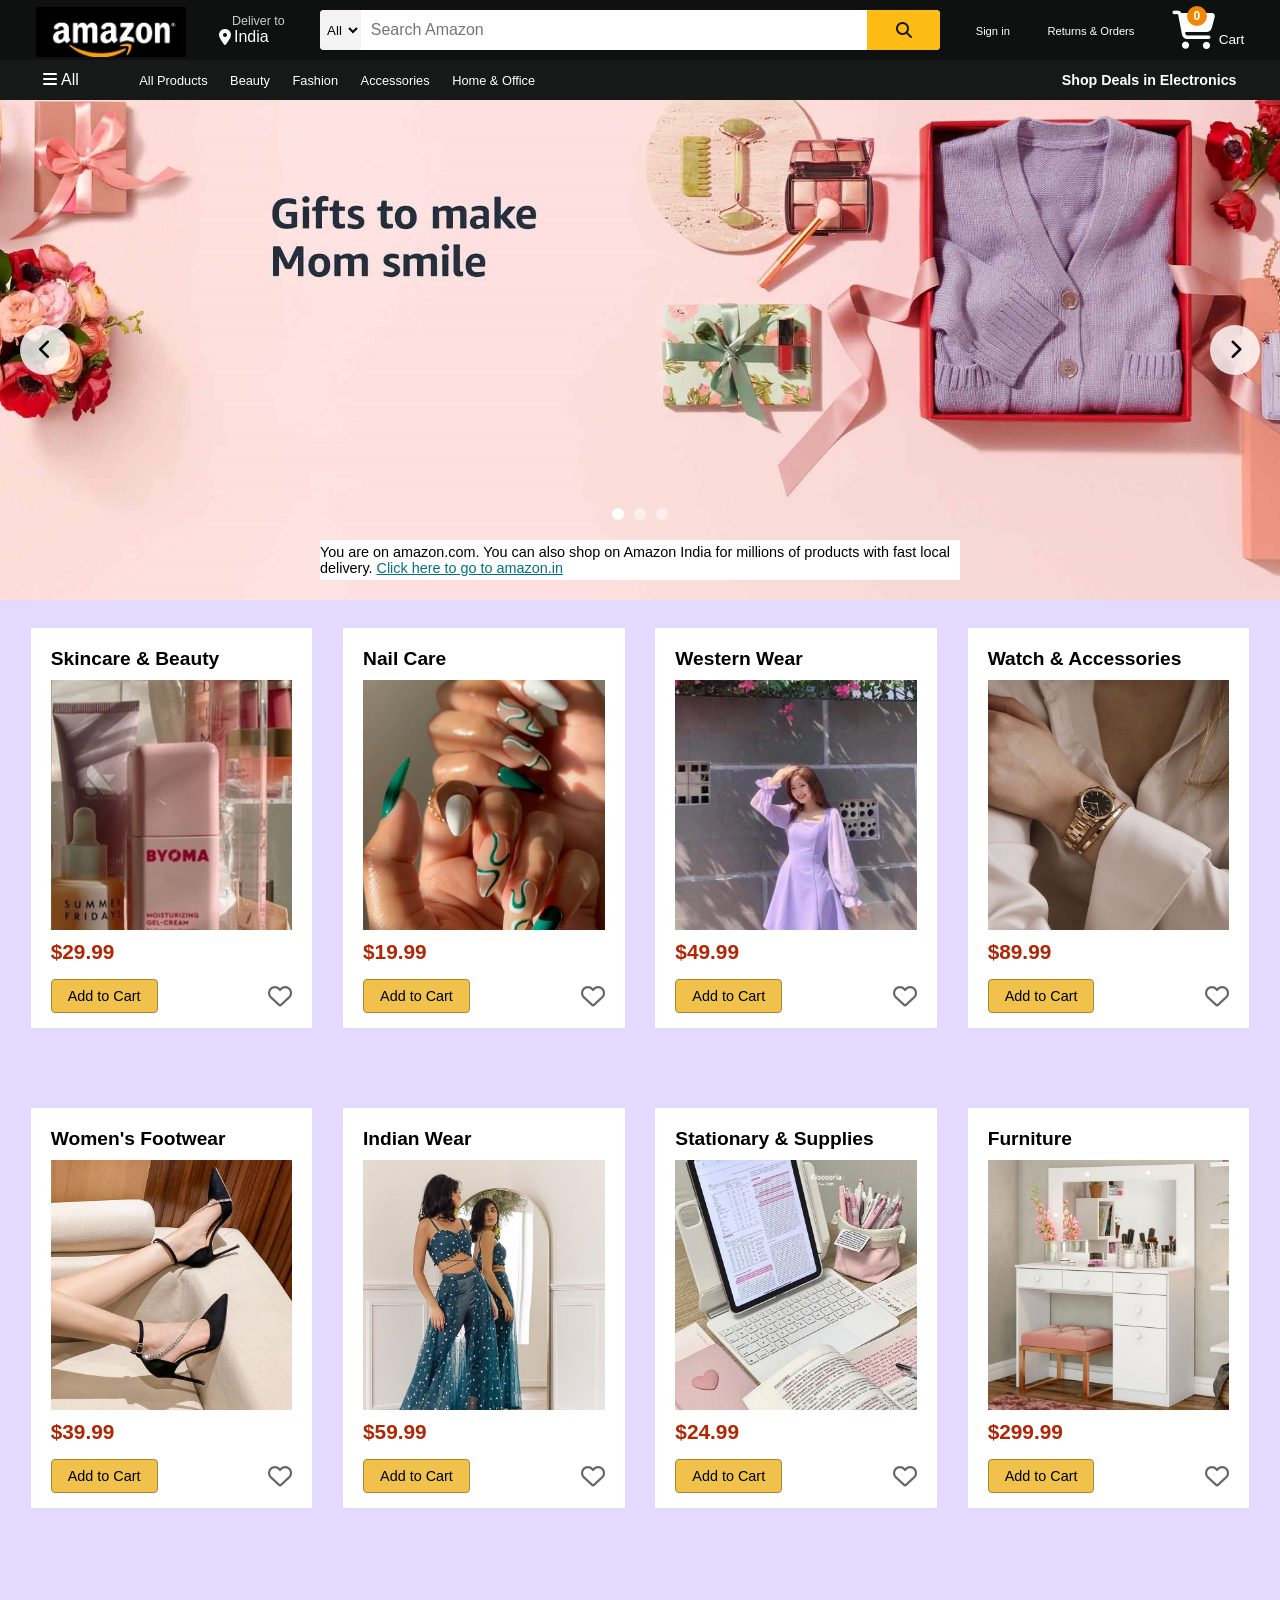
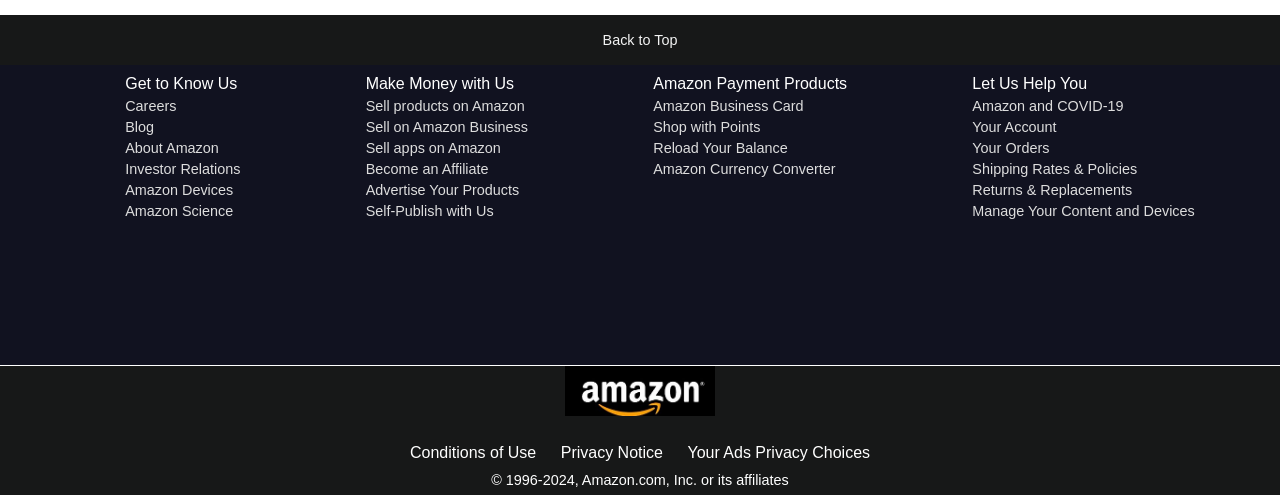
<file: index.html>
<!DOCTYPE html>
<html lang="en">
<head>
    <meta charset="UTF-8">
    <meta name="viewport" content="width=device-width, initial-scale=1.0">
    <title>Amazon</title>
    <link rel="stylesheet" href="https://cdnjs.cloudflare.com/ajax/libs/font-awesome/6.5.2/css/all.min.css" integrity="sha512-SnH5WK+bZxgPHs44uWIX+LLJAJ9/2PkPKZ5QiAj6Ta86w+fsb2TkcmfRyVX3pBnMFcV7oQPJkl9QevSCWr3W6A==" crossorigin="anonymous" referrerpolicy="no-referrer" />
    <link rel="stylesheet" href="style.css">
</head>
<body>
    <header>
        <div class="navbar">
            <div class="nav-logo border">
                <div class="logo"></div>
            </div>
            <div class="nav-address border">
                <p class="add-first">Deliver to</p>
                <div class="add-icon">
                    <i class="fa-solid fa-location-dot"></i>
                    <p class="add-second">India</p>
                </div>
            </div>
            <div class="nav-search">
                <select class="search-select">
                    <option>All</option>
                </select>
                <input placeholder="Search Amazon" class="search-input" id="searchInput">
                <div class="search-icon">
                    <i class="fa-solid fa-magnifying-glass"></i>
                </div>
            </div>
            <div class="nav-signin border" id="authBtn">
                <p><span id="authGreeting">Hello, sign in</span></p>
            </div>
            <div class="nav-return border">
                <p><span>Returns & Orders </span></p>
            </div>
            <div class="nav-cart border" id="cartBtn">
                <i class="fa-solid fa-cart-shopping"></i>
                <span class="cart-count" id="cartCount">0</span>
                Cart
            </div>
        </div>

        <div class="panel">
            <div class="panel-all border hamburger-menu" id="hamburgerBtn">
                <i class="fa-solid fa-bars"></i>
                All
            </div>
            <div class="panel-ops" id="panelOps">
                <p class="border category-filter" data-category="all">All Products</p>
                <p class="border category-filter" data-category="beauty">Beauty</p>
                <p class="border category-filter" data-category="fashion">Fashion</p>
                <p class="border category-filter" data-category="accessories">Accessories</p>
                <p class="border category-filter" data-category="home">Home & Office</p>
            </div>
            <div class="panel-deals border">
                <p>Shop Deals in Electronics</p>
            </div>
        </div>
    </header>

    <!-- Mobile Menu Overlay -->
    <div class="mobile-menu-overlay" id="mobileMenuOverlay"></div>
    <div class="mobile-menu" id="mobileMenu">
        <div class="mobile-menu-header">
            <h3>Browse Categories</h3>
            <i class="fa-solid fa-times" id="closeMobileMenu"></i>
        </div>
        <div class="mobile-menu-content">
            <p class="mobile-category" data-category="all">All Products</p>
            <p class="mobile-category" data-category="beauty">Beauty</p>
            <p class="mobile-category" data-category="fashion">Fashion</p>
            <p class="mobile-category" data-category="accessories">Accessories</p>
            <p class="mobile-category" data-category="home">Home & Office</p>
        </div>
    </div>

    <!-- Cart Sidebar -->
    <div class="cart-overlay" id="cartOverlay"></div>
    <div class="cart-sidebar" id="cartSidebar">
        <div class="cart-header">
            <h3>Shopping Cart</h3>
            <i class="fa-solid fa-times" id="closeCart"></i>
        </div>
        <div class="cart-items" id="cartItems">
            <p class="empty-cart">Your cart is empty</p>
        </div>
        <div class="cart-footer">
            <div class="cart-total">
                <span>Total:</span>
                <span id="cartTotal">$0.00</span>
            </div>
            <button class="checkout-btn">Proceed to Checkout</button>
        </div>
    </div>

    <div class="hero-section">
        <div class="carousel-container">
            <div class="carousel-slide active">
                <img src="images/hero_image.jpg" alt="Hero 1">
            </div>
            <div class="carousel-slide">
                <img src="images/hero2_image.jpg" alt="Hero 2">
            </div>
            <div class="carousel-slide">
                <img src="images/hero3_image.jpg" alt="Hero 3">
            </div>
            <button class="carousel-btn prev" id="prevBtn">
                <i class="fa-solid fa-chevron-left"></i>
            </button>
            <button class="carousel-btn next" id="nextBtn">
                <i class="fa-solid fa-chevron-right"></i>
            </button>
            <div class="carousel-dots">
                <span class="dot active" data-slide="0"></span>
                <span class="dot" data-slide="1"></span>
                <span class="dot" data-slide="2"></span>
            </div>
        </div>
        <div class="hero-msg">
            <p>You are on amazon.com. You can also shop on Amazon India for millions of products with fast local delivery. <a href="#">Click here to go to amazon.in</a></p>
        </div>
    </div>

    <div class="shop-section" id="shopSection">
        <div class="box" data-category="beauty" data-name="Skincare & Beauty" data-price="29.99">
            <div class="box-content">
                <h2>Skincare & Beauty</h2>
                <div class="box-image" style="background-image:url('images/box1_image.jpg');"></div>
                <p class="price">$29.99</p>
                <div class="box-actions">
                    <button class="add-to-cart-btn">Add to Cart</button>
                    <i class="fa-regular fa-heart wishlist-icon"></i>
                </div>
            </div>
        </div>
        <div class="box" data-category="beauty" data-name="Nail Care" data-price="19.99">
            <div class="box-content">
                <h2>Nail Care</h2>
                <div class="box-image" style="background-image:url('images/box2_image.jpg');"></div>
                <p class="price">$19.99</p>
                <div class="box-actions">
                    <button class="add-to-cart-btn">Add to Cart</button>
                    <i class="fa-regular fa-heart wishlist-icon"></i>
                </div>
            </div>
        </div>
        <div class="box" data-category="fashion" data-name="Western Wear" data-price="49.99">
            <div class="box-content">
                <h2>Western Wear</h2>
                <div class="box-image" style="background-image:url('images/box3_image.jpg');"></div>
                <p class="price">$49.99</p>
                <div class="box-actions">
                    <button class="add-to-cart-btn">Add to Cart</button>
                    <i class="fa-regular fa-heart wishlist-icon"></i>
                </div>
            </div>
        </div>
        <div class="box" data-category="accessories" data-name="Watch & Accessories" data-price="89.99">
            <div class="box-content">
                <h2>Watch & Accessories</h2>
                <div class="box-image" style="background-image:url('images/box4_image.jpg');"></div>
                <p class="price">$89.99</p>
                <div class="box-actions">
                    <button class="add-to-cart-btn">Add to Cart</button>
                    <i class="fa-regular fa-heart wishlist-icon"></i>
                </div>
            </div>
        </div>
        <div class="box" data-category="fashion" data-name="Women's Footwear" data-price="39.99">
            <div class="box-content">
                <h2>Women's Footwear</h2>
                <div class="box-image" style="background-image:url('images/box5_image.jpg');"></div>
                <p class="price">$39.99</p>
                <div class="box-actions">
                    <button class="add-to-cart-btn">Add to Cart</button>
                    <i class="fa-regular fa-heart wishlist-icon"></i>
                </div>
            </div>
        </div>
        <div class="box" data-category="fashion" data-name="Indian Wear" data-price="59.99">
            <div class="box-content">
                <h2>Indian Wear</h2>
                <div class="box-image" style="background-image:url('images/box6_image.jpg');"></div>
                <p class="price">$59.99</p>
                <div class="box-actions">
                    <button class="add-to-cart-btn">Add to Cart</button>
                    <i class="fa-regular fa-heart wishlist-icon"></i>
                </div>
            </div>
        </div>
        <div class="box" data-category="home" data-name="Stationary & Supplies" data-price="24.99">
            <div class="box-content">
                <h2>Stationary & Supplies</h2>
                <div class="box-image" style="background-image:url('images/box7_image.jpg');"></div>
                <p class="price">$24.99</p>
                <div class="box-actions">
                    <button class="add-to-cart-btn">Add to Cart</button>
                    <i class="fa-regular fa-heart wishlist-icon"></i>
                </div>
            </div>
        </div>
        <div class="box" data-category="home" data-name="Furniture" data-price="299.99">
            <div class="box-content">
                <h2>Furniture</h2>
                <div class="box-image" style="background-image:url('images/box8_image.jpg');"></div>
                <p class="price">$299.99</p>
                <div class="box-actions">
                    <button class="add-to-cart-btn">Add to Cart</button>
                    <i class="fa-regular fa-heart wishlist-icon"></i>
                </div>
            </div>
        </div>
    </div>

    <footer>
        <div class="foot-panel1">
            Back to Top
        </div>
        <div class="foot-panel2">
            <ul>
                <p>Get to Know Us</p>
                <a href="#">Careers</a> 
                <a href="#">Blog</a>
                <a href="#">About Amazon</a>
                <a href="#">Investor Relations</a>
                <a href="#">Amazon Devices</a>
                <a href="#">Amazon Science</a>
            </ul>
            <ul>
                <p>Make Money with Us</p>
                <a href="#">Sell products on Amazon</a> 
                <a href="#">Sell on Amazon Business</a>
                <a href="#">Sell apps on Amazon</a>
                <a href="#">Become an Affiliate</a>
                <a href="#">Advertise Your Products</a>
                <a href="#">Self-Publish with Us</a>
            </ul>
            <ul>
                <p>Amazon Payment Products</p>
                <a href="#">Amazon Business Card</a> 
                <a href="#">Shop with Points</a>
                <a href="#">Reload Your Balance</a>
                <a href="#">Amazon Currency Converter</a>
            </ul>
            <ul>
                <p>Let Us Help You</p>
                <a href="#">Amazon and COVID-19</a> 
                <a href="#">Your Account</a>
                <a href="#">Your Orders</a>
                <a href="#">Shipping Rates & Policies</a>
                <a href="#">Returns & Replacements</a>
                <a href="#">Manage Your Content and Devices</a>
            </ul>
        </div>
        <div class="foot-panel3">
            <div class="logo"></div>
        </div>
        <div class="foot-panel4">
            <div class="pages">
                <a href="#">Conditions of Use</a>
                <a href="#">Privacy Notice</a>
                <a href="#">Your Ads Privacy Choices</a>
            </div>
        </div>
        <div class="copyright">
            © 1996-2024, Amazon.com, Inc. or its affiliates
        </div>
    </footer>

    <!-- Scroll to Top Button -->
    <button class="scroll-to-top" id="scrollToTop">
        <i class="fa-solid fa-arrow-up"></i>
    </button>

    <!-- Auth Modal -->
    <div class="auth-overlay" id="authOverlay"></div>
    <div class="auth-modal" id="authModal">
        <div class="auth-modal-header">
            <h2 id="authModalTitle">Sign In</h2>
            <i class="fa-solid fa-times" id="closeAuthModal"></i>
        </div>
        <div class="auth-modal-body">
            <!-- Sign In Form -->
            <form class="auth-form" id="signInForm">
                <div class="form-group">
                    <label for="signInEmail">Email</label>
                    <input type="email" id="signInEmail" required>
                </div>
                <div class="form-group">
                    <label for="signInPassword">Password</label>
                    <input type="password" id="signInPassword" required>
                </div>
                <button type="submit" class="auth-submit-btn">Sign In</button>
                <p class="auth-toggle">
                    New customer? <span id="showSignUp">Create your account</span>
                </p>
            </form>

            <!-- Sign Up Form -->
            <form class="auth-form hidden" id="signUpForm">
                <div class="form-group">
                    <label for="signUpName">Your name</label>
                    <input type="text" id="signUpName" required>
                </div>
                <div class="form-group">
                    <label for="signUpEmail">Email</label>
                    <input type="email" id="signUpEmail" required>
                </div>
                <div class="form-group">
                    <label for="signUpPassword">Password</label>
                    <input type="password" id="signUpPassword" required minlength="6">
                </div>
                <div class="form-group">
                    <label for="signUpConfirmPassword">Re-enter password</label>
                    <input type="password" id="signUpConfirmPassword" required>
                </div>
                <button type="submit" class="auth-submit-btn">Create Account</button>
                <p class="auth-toggle">
                    Already have an account? <span id="showSignIn">Sign in</span>
                </p>
            </form>
        </div>
    </div>

    <script src="script.js"></script>
</body>
</html>
</file>
<file: style.css>
*{
    margin: 0;
    font-family: Arial;
    box-sizing: border-box;
}

.navbar{
    height: 60px;
    background-color: #0f1111;
    color: white;
    display: flex;
    align-items: center;
    justify-content: space-evenly;
}

.nav-logo{
    height:50px;
    width: 150px;
}

.logo{
    background-image: url(images/amazon_logo.jpg);
    background-size: cover;
    height:50px;
    width: 150px;
}

.border{
    border:2px solid transparent;
}

.border:hover{
    border: 1px solid white;
}

/* box 2 */
.add-first{
    color: #cccccc;
    font-size:0.78rem;
    margin-left: 13px;
}

.add-second{
    font-size:1rem;
    margin-left:3px;
}

.add-icon{
    display: flex;
    align-items: center;
}

/* box 3 */
.nav-search{
    display: flex;
    justify-content: space-evenly;
    background-color: pink;
    width: 620px;
    height: 40px;
    border-radius: 4px;
}

.search-select{
    background-color: #f3f3f3;
    width: 50px;
    text-align: center;
    border-top-left-radius: 4px;
    border-bottom-left-radius: 4px;
    border:none;
}

.search-input{
    width: 100%;
    font-size: 1rem;
    border: none;
    padding: 0 10px;
}

.search-icon{
    width: 90px;
    display: flex;
    justify-content: center;
    align-items:center;
    font-size: 1rem;
    background-color: #fdbc15;
    border-top-right-radius:4px;
    border-bottom-right-radius:4px;
    color: rgb(25, 24, 24);
    cursor: pointer;
}

.nav-search:hover{
    border: 4px solid orange;
}

/* box 4 */
span {
    font-size: 0.7rem;
}

.nav-second{
    font-size: 0.85rem;
    font-weight: 700;
}

/* box 6 - Cart */
.nav-cart {
    font-size: 0.85rem;
    font-weight: 300;
    position: relative;
    cursor: pointer;
}

.nav-cart i {
    font-size: 38px;
}

.cart-count {
    position: absolute;
    top: -5px;
    left: 15px;
    background-color: #f08804;
    color: white;
    border-radius: 50%;
    width: 20px;
    height: 20px;
    display: flex;
    align-items: center;
    justify-content: center;
    font-size: 0.75rem;
    font-weight: bold;
}

/* panel */
.panel{
    height:40px;
    background-color: #171818;
    display:flex;
    color: white;
    align-items: center;
    justify-content: space-evenly;
}

.panel-ops p{
    display: inline;
    margin-left: 15px;
    cursor: pointer;
    transition: color 0.3s;
}

.panel-ops p:hover,
.panel-ops p.active{
    color: #f08804;
}

.panel-ops{
    width: 70%;
    font-size: 0.8rem;
}

.panel-deals{
    font-size: 0.89rem;
    font-weight: 700;
}

.hamburger-menu {
    cursor: pointer;
}

/* Mobile Menu */
.mobile-menu-overlay {
    display: none;
    position: fixed;
    top: 0;
    left: 0;
    width: 100%;
    height: 100%;
    background-color: rgba(0, 0, 0, 0.5);
    z-index: 999;
}

.mobile-menu-overlay.active {
    display: block;
}

.mobile-menu {
    position: fixed;
    top: 0;
    left: -300px;
    width: 300px;
    height: 100%;
    background-color: white;
    z-index: 1000;
    transition: left 0.3s ease;
    overflow-y: auto;
}

.mobile-menu.active {
    left: 0;
}

.mobile-menu-header {
    background-color: #232f3e;
    color: white;
    padding: 20px;
    display: flex;
    justify-content: space-between;
    align-items: center;
}

.mobile-menu-header i {
    font-size: 24px;
    cursor: pointer;
}

.mobile-menu-content {
    padding: 20px;
}

.mobile-category {
    padding: 15px 0;
    border-bottom: 1px solid #ddd;
    cursor: pointer;
    font-size: 1rem;
}

.mobile-category:hover {
    color: #f08804;
}

/* Cart Sidebar */
.cart-overlay {
    display: none;
    position: fixed;
    top: 0;
    left: 0;
    width: 100%;
    height: 100%;
    background-color: rgba(0, 0, 0, 0.5);
    z-index: 999;
}

.cart-overlay.active {
    display: block;
}

.cart-sidebar {
    position: fixed;
    top: 0;
    right: -400px;
    width: 400px;
    height: 100%;
    background-color: white;
    z-index: 1000;
    transition: right 0.3s ease;
    display: flex;
    flex-direction: column;
}

.cart-sidebar.active {
    right: 0;
}

.cart-header {
    background-color: #232f3e;
    color: white;
    padding: 20px;
    display: flex;
    justify-content: space-between;
    align-items: center;
}

.cart-header i {
    font-size: 24px;
    cursor: pointer;
}

.cart-items {
    flex: 1;
    overflow-y: auto;
    padding: 20px;
}

.empty-cart {
    text-align: center;
    color: #666;
    margin-top: 50px;
}

.cart-item {
    display: flex;
    gap: 15px;
    padding: 15px 0;
    border-bottom: 1px solid #ddd;
}

.cart-item-image {
    width: 80px;
    height: 80px;
    background-size: cover;
    background-position: center;
    border-radius: 4px;
}

.cart-item-details {
    flex: 1;
}

.cart-item-details h4 {
    font-size: 0.9rem;
    margin-bottom: 5px;
}

.cart-item-price {
    color: #B12704;
    font-weight: bold;
    margin: 5px 0;
}

.cart-item-remove {
    color: #007185;
    cursor: pointer;
    font-size: 0.85rem;
}

.cart-item-remove:hover {
    text-decoration: underline;
}

.cart-footer {
    border-top: 1px solid #ddd;
    padding: 20px;
}

.cart-total {
    display: flex;
    justify-content: space-between;
    font-size: 1.2rem;
    font-weight: bold;
    margin-bottom: 15px;
}

.checkout-btn {
    width: 100%;
    padding: 12px;
    background-color: #f0c14b;
    border: 1px solid #a88734;
    border-radius: 4px;
    cursor: pointer;
    font-size: 1rem;
}

.checkout-btn:hover {
    background-color: #ddb347;
}

/* hero section */
.hero-section{
    position: relative;
    height: 500px;
    display: flex;
    justify-content: center;
    align-items: flex-end;
    overflow: hidden;
}

.carousel-container {
    position: absolute;
    width: 100%;
    height: 100%;
    top: 0;
    left: 0;
}

.carousel-slide {
    position: absolute;
    width: 100%;
    height: 100%;
    opacity: 0;
    transition: opacity 0.5s ease-in-out;
}

.carousel-slide.active {
    opacity: 1;
}

.carousel-slide img {
    width: 100%;
    height: 100%;
    object-fit: cover;
}

.carousel-btn {
    position: absolute;
    top: 50%;
    transform: translateY(-50%);
    background-color: rgba(255, 255, 255, 0.8);
    border: none;
    width: 50px;
    height: 50px;
    border-radius: 50%;
    cursor: pointer;
    font-size: 20px;
    z-index: 10;
    transition: background-color 0.3s;
}

.carousel-btn:hover {
    background-color: rgba(255, 255, 255, 1);
}

.carousel-btn.prev {
    left: 20px;
}

.carousel-btn.next {
    right: 20px;
}

.carousel-dots {
    position: absolute;
    bottom: 80px;
    left: 50%;
    transform: translateX(-50%);
    display: flex;
    gap: 10px;
    z-index: 10;
}

.dot {
    width: 12px;
    height: 12px;
    border-radius: 50%;
    background-color: rgba(255, 255, 255, 0.5);
    cursor: pointer;
    transition: background-color 0.3s;
}

.dot.active {
    background-color: rgba(255, 255, 255, 1);
}

.hero-msg{
    background-color: white;
    color: black;
    height: 40px;
    display: flex;
    align-items: center;
    justify-content: center;
    font-size: 0.9rem;
    width: 50%;
    margin-bottom: 20px;
    z-index: 10;
    position: relative;
}

.hero-msg a{
    color: #007185;
}

/* shop section */
.shop-section{
    display: flex;
    flex-wrap: wrap;
    justify-content: space-evenly;
    background-color: rgba(77, 8, 252, 0.148);
    min-height: 1000px;
    padding: 20px 0;
}

.box{
    height: 400px;
    width: 22%;
    background-color: white;
    padding: 20px;
    margin-top: 8px;
    transition: transform 0.3s, box-shadow 0.3s;
}

.box:hover {
    transform: translateY(-5px);
    box-shadow: 0 4px 8px rgba(0,0,0,0.2);
}

.box.hidden {
    display: none;
}

.box-image{
    height: 250px;
    background-size: cover;
    background-position: center;
    margin: 10px 0;
}

.box-content{
    font-weight: 800;
}

.box-content h2 {
    font-size: 1.2rem;
    margin-bottom: 10px;
}

.box-content .price {
    color: #B12704;
    font-size: 1.3rem;
    margin: 10px 0;
}

.box-actions {
    display: flex;
    justify-content: space-between;
    align-items: center;
    margin-top: 15px;
}

.add-to-cart-btn {
    background-color: #f0c14b;
    border: 1px solid #a88734;
    padding: 8px 16px;
    border-radius: 4px;
    cursor: pointer;
    font-size: 0.9rem;
    transition: background-color 0.3s;
}

.add-to-cart-btn:hover {
    background-color: #ddb347;
}

.wishlist-icon {
    font-size: 24px;
    cursor: pointer;
    color: #666;
    transition: color 0.3s;
}

.wishlist-icon:hover {
    color: #c7511f;
}

.wishlist-icon.active {
    color: #c7511f;
}

.wishlist-icon.fa-solid {
    color: #c7511f;
}

/* footer */
footer{
    margin-top: 15px;
}

.foot-panel1{
    background-color: #171818;
    color: #f3f3f3;
    height: 50px;
    display: flex;
    justify-content: center;
    align-items: center;
    font-size: 0.9rem;
    cursor: pointer;
}

.foot-panel1:hover {
    background-color: #2a2d2e;
}

.foot-panel2{
    background-color: #111220;
    color: white;
    height: 300px;
    display: flex;
    justify-content: space-evenly;
}

ul{
    margin-top: 10px;
}

ul a{
    display: block;
    font-size: 0.9rem;
    margin-top: 5px;
    color: #dddddd;
    text-decoration: none;
}

ul a:hover {
    text-decoration: underline;
}

.foot-panel3{
    background-color: #171818;
    color: white;
    border-top: 0.5px solid white;
    height:50px;
    display:flex;
    justify-content: center;
    align-items: center;
}

.foot-panel4{
    background-color: #171818;
    color: white;
    height:50px;
    display:flex;
    justify-content: center;
    align-items: center;
    font-size: 1rem;
    text-align: center;
}

.pages{
    padding-top: 25px;
}

.pages a {
    color: white;
    text-decoration: none;
    margin: 0 10px;
}

.pages a:hover {
    text-decoration: underline;
}

.copyright{
    background-color: #171818;
    color: white;
    height:30px;
    display:flex;
    justify-content: center;
    align-items: center;
    font-size: 0.9rem;
    text-align: center;
    padding: 5px;
}

/* Responsive Design */
@media (max-width: 1024px) {
    .box {
        width: 30%;
    }
}

@media (max-width: 768px) {
    .navbar {
        flex-wrap: wrap;
        height: auto;
        padding: 10px 0;
    }

    .nav-search {
        width: 100%;
        order: 3;
        margin: 10px;
    }

    .panel-ops {
        display: none;
    }

    .box {
        width: 45%;
    }

    .hero-msg {
        width: 80%;
    }

    .cart-sidebar {
        width: 100%;
        right: -100%;
    }

    .foot-panel2 {
        flex-wrap: wrap;
        height: auto;
        padding: 20px;
    }

    .foot-panel2 ul {
        width: 45%;
        margin: 10px;
    }
    .nav-return span {
    font-size: 20px;
    font-weight: bold;
    }
}

@media (max-width: 480px) {
    .box {
        width: 90%;
    }

    .foot-panel2 ul {
        width: 100%;
    }
}

/* Scroll to Top Button */
.scroll-to-top {
    position: fixed;
    bottom: 30px;
    right: 30px;
    width: 50px;
    height: 50px;
    background-color: #232f3e;
    color: white;
    border: none;
    border-radius: 50%;
    font-size: 20px;
    cursor: pointer;
    opacity: 0;
    visibility: hidden;
    transition: opacity 0.3s, visibility 0.3s, background-color 0.3s;
    z-index: 100;
}

.scroll-to-top.visible {
    opacity: 1;
    visibility: visible;
}

.scroll-to-top:hover {
    background-color: #f08804;
}

/* Auth Modal */
.auth-overlay {
    display: none;
    position: fixed;
    top: 0;
    left: 0;
    width: 100%;
    height: 100%;
    background-color: rgba(0, 0, 0, 0.5);
    z-index: 1001;
}

.auth-overlay.active {
    display: block;
}

.auth-modal {
    position: fixed;
    top: 50%;
    left: 50%;
    transform: translate(-50%, -50%) scale(0.9);
    width: 90%;
    max-width: 400px;
    background-color: white;
    border-radius: 8px;
    z-index: 1002;
    opacity: 0;
    visibility: hidden;
    transition: opacity 0.3s, visibility 0.3s, transform 0.3s;
}

.auth-modal.active {
    opacity: 1;
    visibility: visible;
    transform: translate(-50%, -50%) scale(1);
}

.auth-modal-header {
    display: flex;
    justify-content: space-between;
    align-items: center;
    padding: 20px;
    border-bottom: 1px solid #ddd;
}

.auth-modal-header h2 {
    margin: 0;
    font-size: 1.5rem;
}

.auth-modal-header i {
    font-size: 24px;
    cursor: pointer;
    color: #666;
}

.auth-modal-header i:hover {
    color: #000;
}

.auth-modal-body {
    padding: 20px;
}

.auth-form {
    display: block;
}

.auth-form.hidden {
    display: none;
}

.form-group {
    margin-bottom: 15px;
}

.form-group label {
    display: block;
    margin-bottom: 5px;
    font-weight: bold;
    font-size: 0.9rem;
}

.form-group input {
    width: 100%;
    padding: 10px;
    border: 1px solid #ddd;
    border-radius: 4px;
    font-size: 1rem;
}

.form-group input:focus {
    outline: none;
    border-color: #f08804;
    box-shadow: 0 0 3px rgba(240, 136, 4, 0.3);
}

.auth-submit-btn {
    width: 100%;
    padding: 12px;
    background-color: #f0c14b;
    border: 1px solid #a88734;
    border-radius: 4px;
    cursor: pointer;
    font-size: 1rem;
    font-weight: bold;
    margin-top: 10px;
}

.auth-submit-btn:hover {
    background-color: #ddb347;
}

.auth-toggle {
    text-align: center;
    margin-top: 15px;
    font-size: 0.9rem;
}

.auth-toggle span {
    color: #007185;
    cursor: pointer;
    font-size: 0.9rem;
}

.auth-toggle span:hover {
    text-decoration: underline;
    color: #c7511f;
}
</file>
